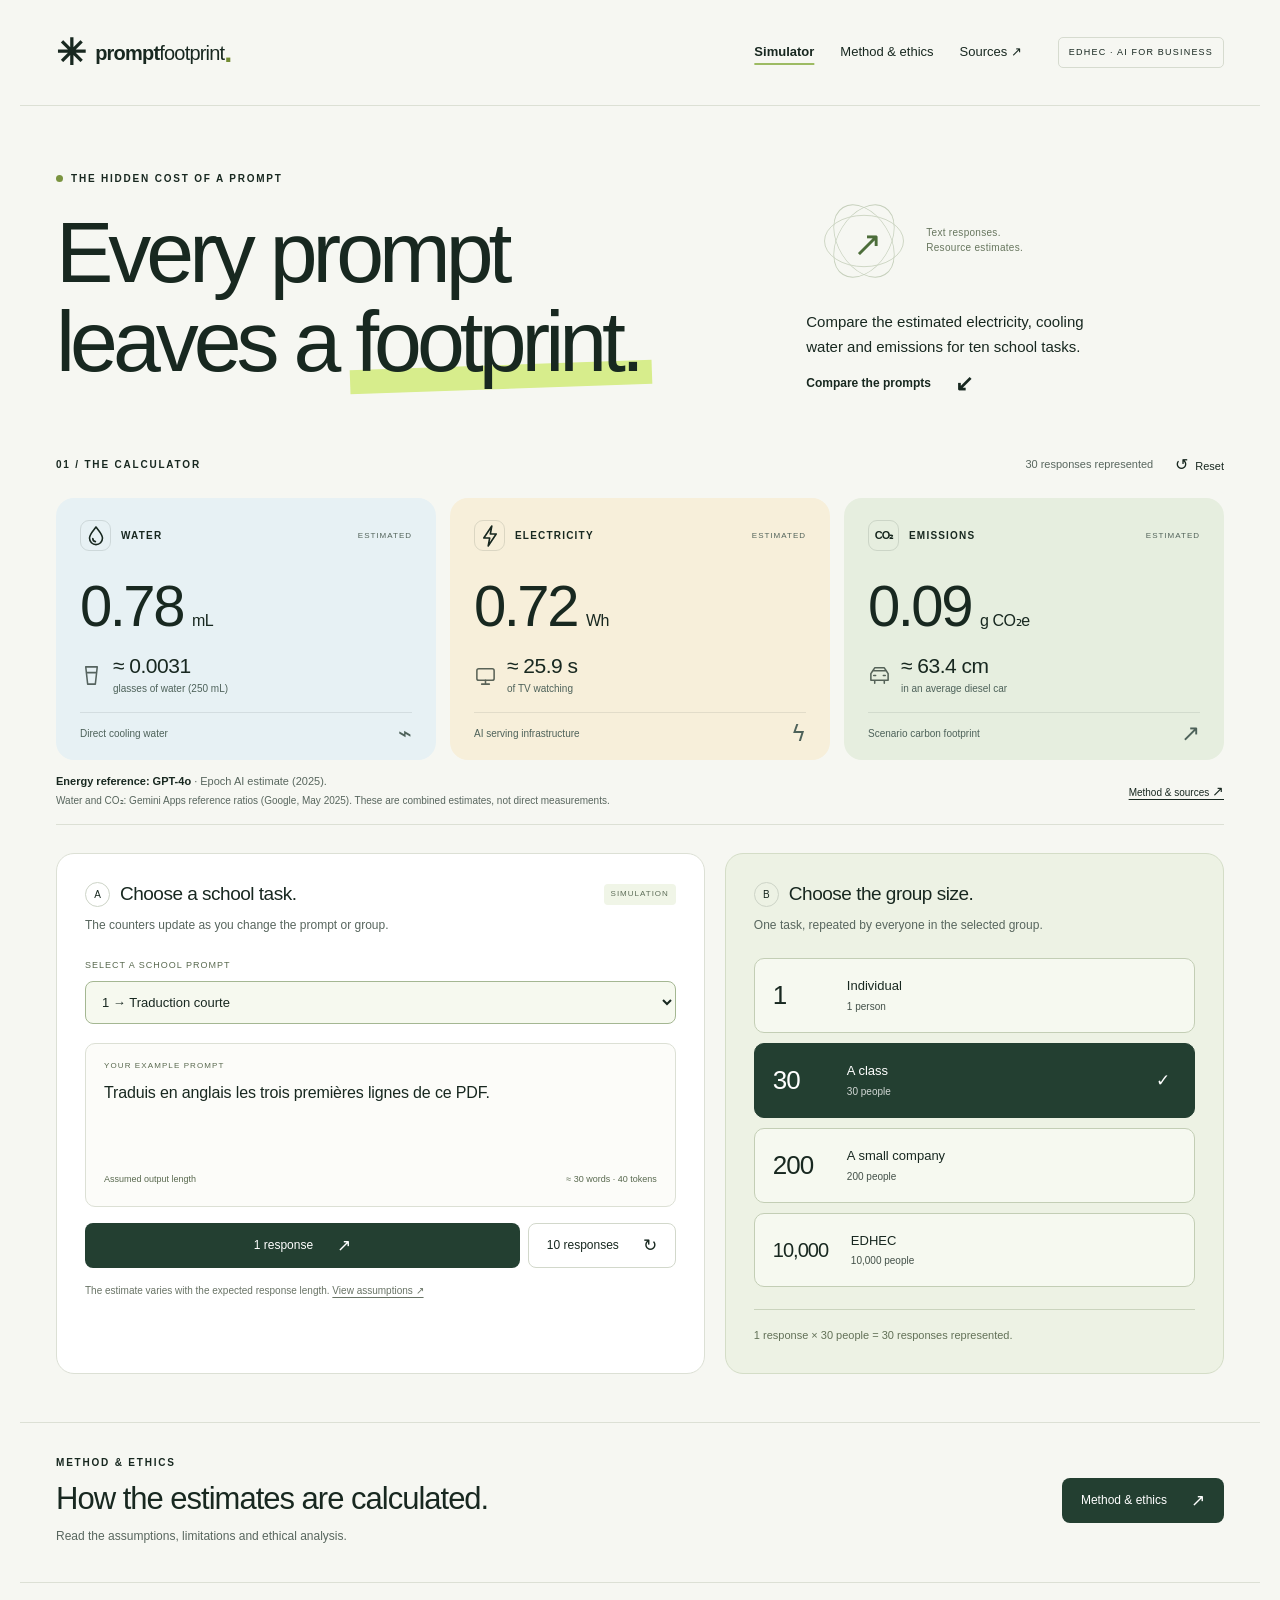
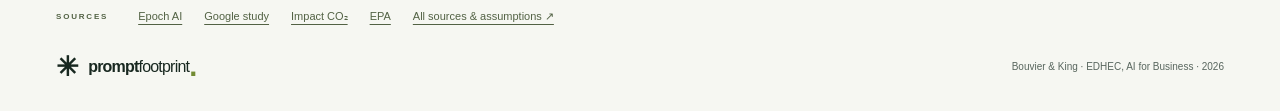
<file: index.html>
<!doctype html>
<html lang="en">
<head>
  <meta charset="utf-8">
  <meta name="viewport" content="width=device-width, initial-scale=1">
  <meta name="theme-color" content="#f6f7f2">
  <meta name="description" content="Explore the estimated water, electricity and carbon footprint of AI prompts. An AI ethics project by Bouvier & King, with sources and assumptions.">
  <title>The Hidden Cost of a Prompt — Bouvier & King</title>
  <link rel="icon" href="favicon.svg" type="image/svg+xml">
  <link rel="stylesheet" href="styles.css?v=5">
  <script src="model.js?v=5" defer></script>
  <script src="app.js?v=5" defer></script>
</head>
<body>
  <a class="skip-link" href="#experiment">Skip to the experiment</a>
  <header class="site-header wrap">
    <a class="wordmark" href="#top" aria-label="Prompt Footprint, back to top"><span class="brand-mark" aria-hidden="true">✳</span> prompt<span class="wordmark-light">footprint</span><span class="brand-dot">.</span></a>
    <nav aria-label="Main navigation"><a class="nav-active" href="index.html" aria-current="page">Simulator</a><a href="method.html">Method & ethics</a><a href="#sources">Sources <span aria-hidden="true">↗</span></a></nav>
    <span class="course-tag">EDHEC · AI FOR BUSINESS</span>
  </header>

  <main id="top">
    <section class="hero wrap" aria-labelledby="hero-title">
      <div class="hero-main"><div class="eyebrow"><span class="status-dot"></span> THE HIDDEN COST OF A PROMPT</div><h1 id="hero-title">Every prompt<br> leaves a <em>footprint.</em></h1></div>
      <div class="hero-aside"><div class="orbit-art" aria-hidden="true"><span class="orbit orbit-one"></span><span class="orbit orbit-two"></span><span class="orbit orbit-three"></span><span class="orbit-core">↗</span><span class="orbit-label">Text responses.<br> Resource estimates.</span></div><p>Compare the estimated electricity, cooling water and emissions for ten school tasks.</p><a class="text-link" href="#experiment">Compare the prompts <span aria-hidden="true">↙</span></a></div>
    </section>

    <section class="experiment wrap" id="experiment" aria-labelledby="experiment-title">
      <div class="section-topline"><div><span class="eyebrow">01 / THE CALCULATOR</span><h2 class="sr-only" id="experiment-title">Your simulated AI footprint</h2></div><div class="session-tools"><span><span id="request-count">30</span> responses represented</span><button class="reset-button" id="reset-session" type="button"><span aria-hidden="true">↺</span> Reset</button></div></div>
      <div class="counter-grid" aria-label="Estimated totals for the selected group">
        <article class="counter water"><div class="counter-heading"><span class="icon-box"><svg viewBox="0 0 24 24" aria-hidden="true"><path d="M12 3C9 7 5.5 10.4 5.5 14.1a6.5 6.5 0 0 0 13 0C18.5 10.4 15 7 12 3Z"/><path d="M8.8 14.5c0 1.7 1.1 2.9 2.6 3.1"/></svg></span><span>WATER</span><span class="estimate-label">ESTIMATED</span></div><div class="counter-number"><span id="water-value">—</span><span id="water-unit" class="unit">mL</span></div><div class="counter-equivalent"><svg id="water-equivalent-icon" viewBox="0 0 24 24" aria-hidden="true"><path d="M6 3h12l-2 18H8L6 3Z"/><path d="M7 9h10"/></svg><div><strong id="water-equivalent">≈ 0.0031</strong><span id="water-equivalent-label">glasses of water (250 mL)</span></div></div><div class="counter-footer"><span>Direct cooling water</span><span class="counter-spark" aria-hidden="true">⌁</span></div></article>
        <article class="counter electricity"><div class="counter-heading"><span class="icon-box"><svg viewBox="0 0 24 24" aria-hidden="true"><path d="m13.8 2-8 12h5.9L10.2 22l8-12h-5.9L13.8 2Z"/></svg></span><span>ELECTRICITY</span><span class="estimate-label">ESTIMATED</span></div><div class="counter-number"><span id="energy-value">—</span><span id="energy-unit" class="unit">Wh</span></div><div class="counter-equivalent"><svg viewBox="0 0 24 24" aria-hidden="true"><rect x="3" y="5" width="18" height="12" rx="2"/><path d="M8 21h8m-4-4v4"/></svg><div><strong id="energy-equivalent">0 s</strong><span>of TV watching</span></div></div><div class="counter-footer"><span>AI serving infrastructure</span><span class="counter-spark" aria-hidden="true">ϟ</span></div></article>
        <article class="counter carbon"><div class="counter-heading"><span class="icon-box co2-icon" aria-hidden="true">CO₂</span><span>EMISSIONS</span><span class="estimate-label">ESTIMATED</span></div><div class="counter-number"><span id="carbon-value">—</span><span id="carbon-unit" class="unit">g CO₂e</span></div><div class="counter-equivalent"><svg viewBox="0 0 24 24" aria-hidden="true"><path d="m5 7 2-3h10l2 3 2 3v7H3v-7l2-3ZM5 7h14M7 17v3m10-3v3M6 12h2m8 0h2"/></svg><div><strong id="carbon-equivalent">0 km</strong><span>in an average diesel car</span></div></div><div class="counter-footer"><span>Scenario carbon footprint</span><span class="counter-spark" aria-hidden="true">↗</span></div></article>
      </div>
      <div class="model-reference" id="reference-model"><p><strong>Energy reference: GPT-4o</strong> · Epoch AI estimate (2025).<span>Water and CO₂: Gemini Apps reference ratios (Google, May 2025). These are combined estimates, not direct measurements.</span></p><a href="method.html#model">Method & sources <span aria-hidden="true">↗</span></a></div>

      <div class="experiment-layout">
        <div class="prompt-lab"><div class="lab-heading"><span class="mini-step">A</span><h3>Choose a school task.</h3><span class="local-pill">SIMULATION</span></div><p class="lab-intro">The counters update as you change the prompt or group.</p>
          <div class="prompt-picker"><label for="prompt-select">SELECT A SCHOOL PROMPT</label><select id="prompt-select" lang="fr">
            <option value="1">1 → Traduction courte</option>
            <option value="2">2 → Exercice de maths</option>
            <option value="3">3 → Explication de cours</option>
            <option value="4">4 → Devoir d’anglais</option>
            <option value="5">5 → Fiche de révision</option>
            <option value="6">6 → Quiz avec correction</option>
            <option value="7">7 → Rédaction complète</option>
            <option value="8">8 → Exposé à préparer</option>
            <option value="9">9 → Dossier de révision</option>
            <option value="10">10 → Dissertation de 50 pages</option>
          </select></div>
          <div class="prompt-display"><div class="prompt-display-top"><span>YOUR EXAMPLE PROMPT</span></div><p id="prompt-text" lang="fr">Traduis en anglais les trois premières lignes de ce PDF.</p><div class="prompt-display-bottom"><span>Assumed output length</span><span id="output-assumption">≈ 30 words · 40 tokens</span></div></div>
          <div class="prompt-actions" role="group" aria-label="Responses per person"><button class="button button-dark" id="simulate-prompt" type="button" aria-pressed="true">1 response <span aria-hidden="true">↗</span></button><button class="button button-outline" id="repeat-prompts" type="button" aria-pressed="false">10 responses <span aria-hidden="true">↻</span></button></div>
          <p class="lab-note" id="prompt-scope-note">The estimate varies with the expected response length. <a href="method.html#assumptions">View assumptions ↗</a></p>
        </div>

        <aside class="scale-panel" aria-labelledby="scale-title"><div class="lab-heading"><span class="mini-step">B</span><h3 id="scale-title">Choose the group size.</h3></div><p class="lab-intro">One task, repeated by everyone in the selected group.</p>
          <div class="group-options" role="group" aria-label="Number of people in the scenario">
            <button class="group-option" type="button" data-people="1" aria-pressed="false"><span class="group-number">1</span><span class="group-label"><strong>Individual</strong><span>1 person</span></span><span class="group-check" aria-hidden="true">✓</span></button>
            <button class="group-option selected" type="button" data-people="30" aria-pressed="true"><span class="group-number">30</span><span class="group-label"><strong>A class</strong><span>30 people</span></span><span class="group-check" aria-hidden="true">✓</span></button>
            <button class="group-option" type="button" data-people="200" aria-pressed="false"><span class="group-number">200</span><span class="group-label"><strong>A small company</strong><span>200 people</span></span><span class="group-check" aria-hidden="true">✓</span></button>
            <button class="group-option" type="button" data-people="10000" aria-pressed="false"><span class="group-number">10,000</span><span class="group-label"><strong>EDHEC</strong><span>10,000 people</span></span><span class="group-check" aria-hidden="true">✓</span></button>
          </div>
          <p class="scale-note" id="scale-summary">Your counters show the estimated total for 30 people.</p>
        </aside>
      </div>
      <noscript><p class="noscript-note">Enable JavaScript to compare the ten prompt scenarios. Read <a href="method.html">the method, ethics and sources</a> for the model and its assumptions.</p></noscript>
    </section>

    <section class="learn-strip wrap" aria-label="Understand these estimates"><div><span class="eyebrow">METHOD & ETHICS</span><h2>How the estimates are calculated.</h2><p>Read the assumptions, limitations and ethical analysis.</p></div><a class="button button-dark" href="method.html">Method & ethics <span aria-hidden="true">↗</span></a></section>
    <footer class="compact-footer wrap" id="sources"><div class="footer-source-links"><span class="eyebrow">SOURCES</span><a href="https://epoch.ai/gradient-updates/how-much-energy-does-chatgpt-use" target="_blank" rel="noopener noreferrer">Epoch AI</a><a href="https://arxiv.org/html/2508.15734v1" target="_blank" rel="noopener noreferrer">Google study</a><a href="https://impactco2.fr/outils/transport/voiturethermique" target="_blank" rel="noopener noreferrer">Impact CO₂</a><a href="https://www.epa.gov/watersense/showerheads" target="_blank" rel="noopener noreferrer">EPA</a><a href="method.html#sources">All sources & assumptions ↗</a></div><div class="compact-footer-bottom"><a class="wordmark" href="#top"><span class="brand-mark" aria-hidden="true">✳</span> prompt<span class="wordmark-light">footprint</span><span class="brand-dot">.</span></a><p>Bouvier & King · EDHEC, AI for Business · 2026</p></div></footer>
  </main>
  <div class="sr-only" id="counter-announcement" role="status" aria-live="polite" aria-atomic="true"></div>
</body>
</html>
</file>
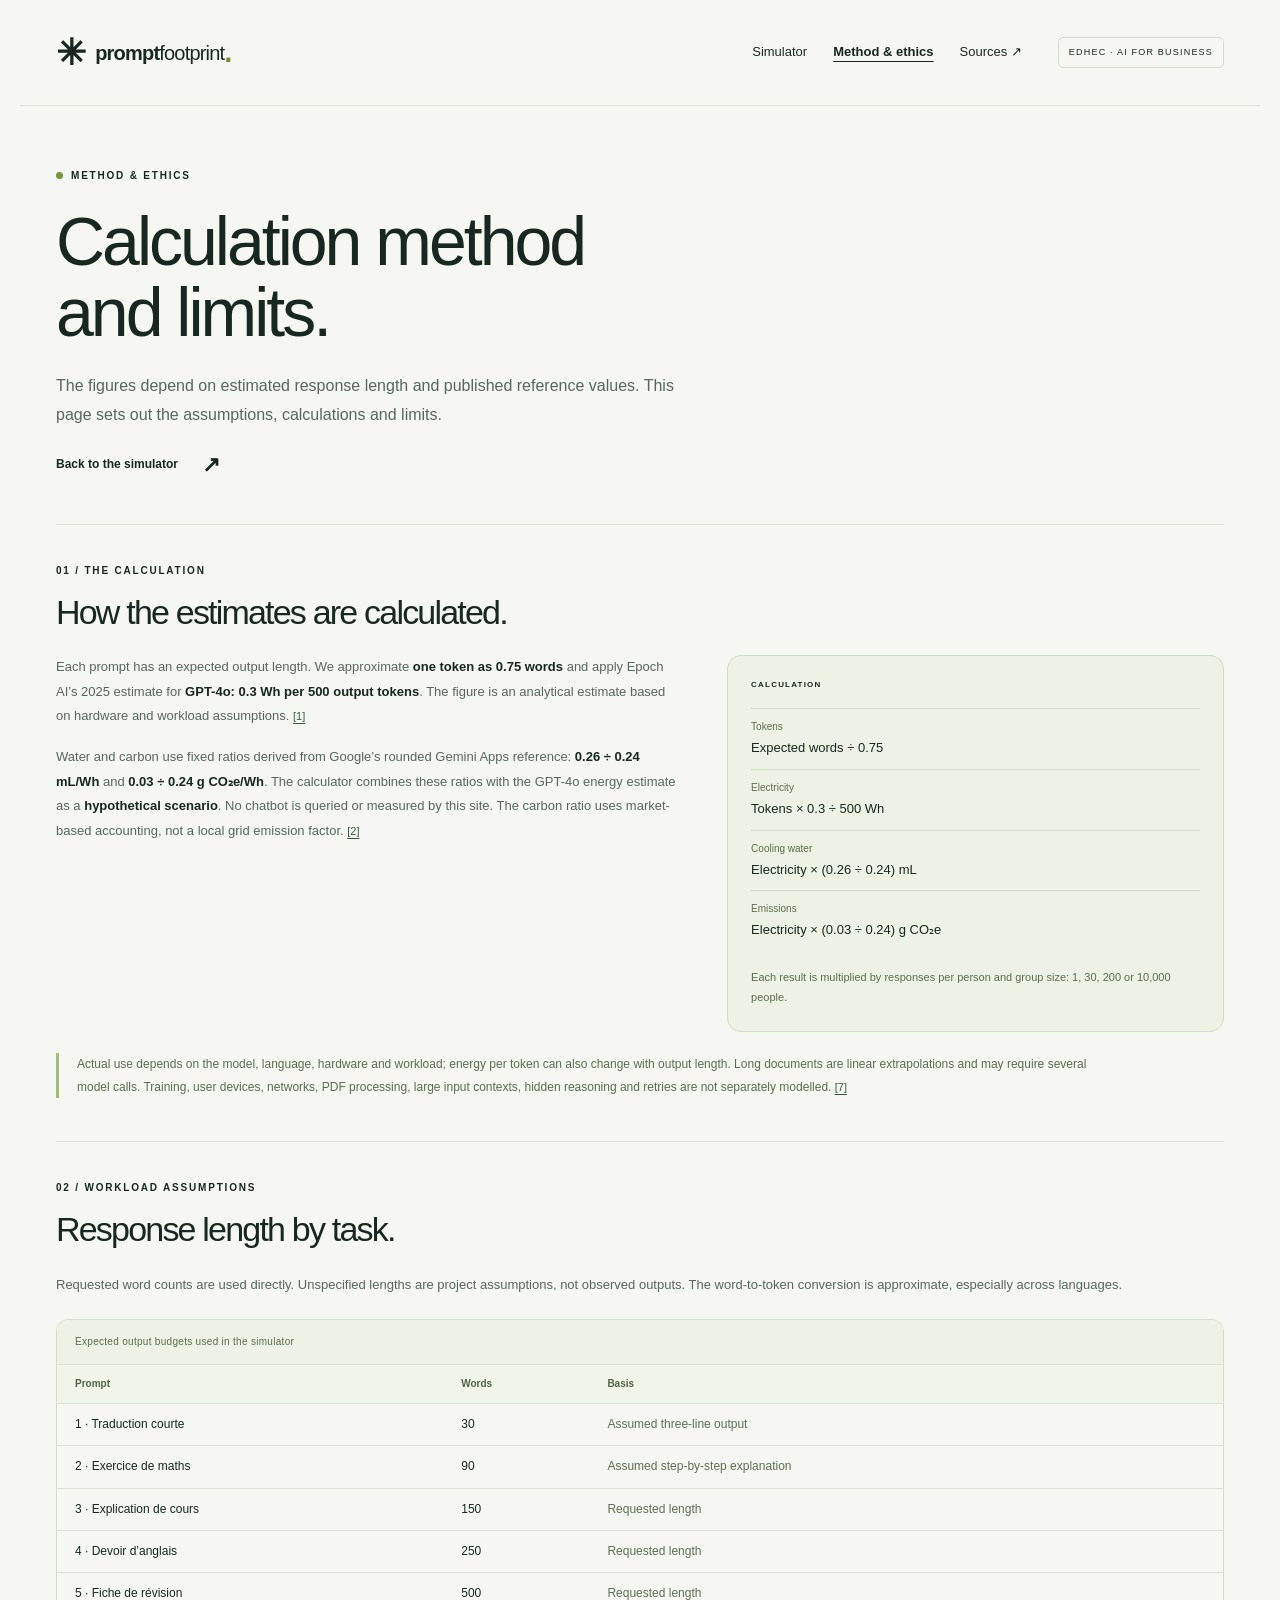
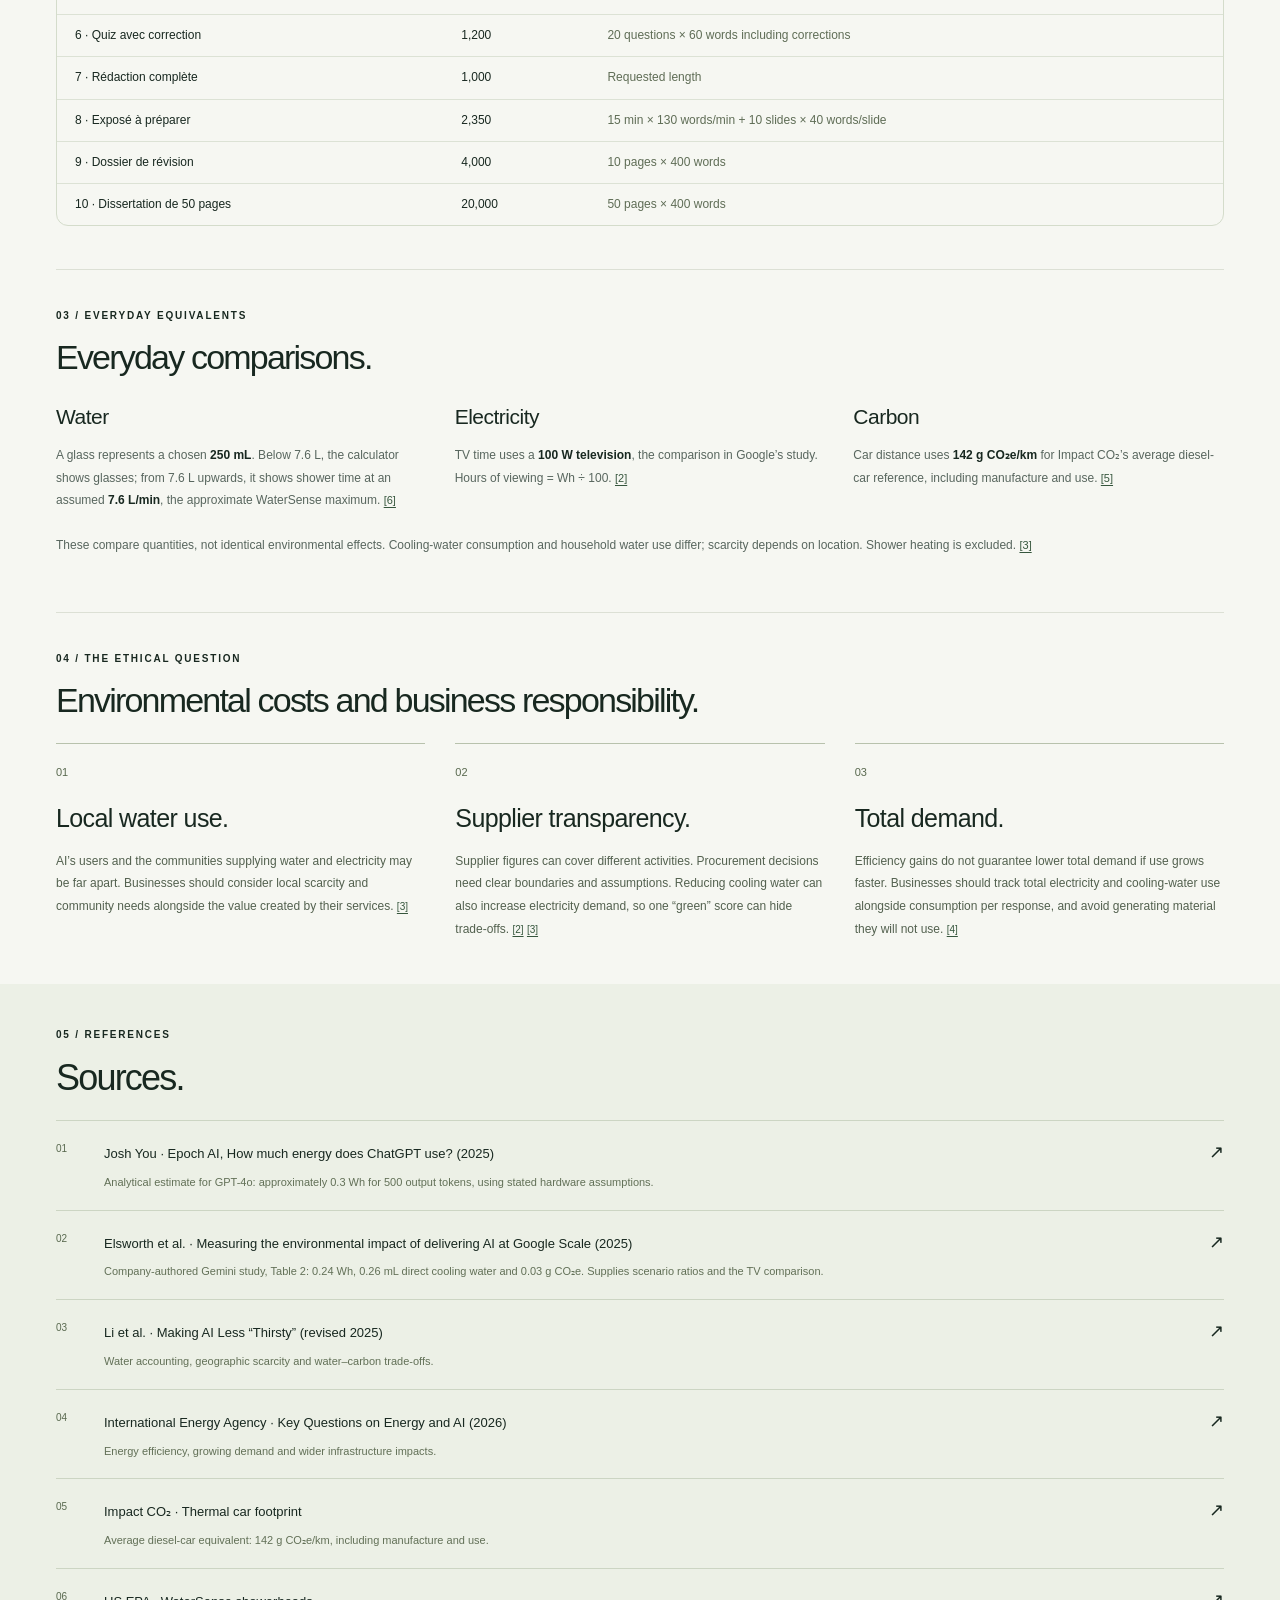
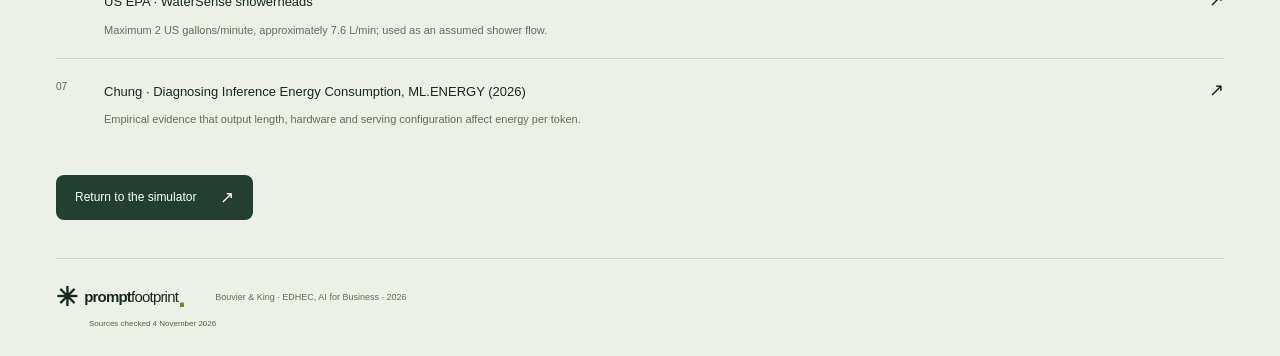
<file: method.html>
<!doctype html>
<html lang="en">
<head>
  <meta charset="utf-8">
  <meta name="viewport" content="width=device-width, initial-scale=1">
  <meta name="theme-color" content="#f6f7f2">
  <meta name="description" content="The calculation method, assumptions, ethical questions and sources behind Prompt Footprint.">
  <title>Method & ethics — Prompt Footprint</title>
  <link rel="icon" href="favicon.svg" type="image/svg+xml">
  <link rel="stylesheet" href="styles.css?v=5">
  <link rel="stylesheet" href="method.css?v=5">
</head>
<body class="method-page">
  <a class="skip-link" href="#model">Skip to the method</a>
  <header class="site-header wrap">
    <a class="wordmark" href="index.html" aria-label="Prompt Footprint, back to simulator"><span class="brand-mark" aria-hidden="true">✳</span> prompt<span class="wordmark-light">footprint</span><span class="brand-dot">.</span></a>
    <nav aria-label="Main navigation"><a href="index.html">Simulator</a><a class="active" href="method.html" aria-current="page">Method & ethics</a><a href="#sources">Sources <span aria-hidden="true">↗</span></a></nav>
    <span class="course-tag">EDHEC · AI FOR BUSINESS</span>
  </header>
  <main>
    <section class="method-hero wrap">
      <span class="eyebrow"><span class="status-dot"></span> METHOD & ETHICS</span>
      <h1>Calculation method<br>and limits.</h1>
      <p class="method-lead">The figures depend on estimated response length and published reference values. This page sets out the assumptions, calculations and limits.</p>
      <a class="text-link" href="index.html">Back to the simulator <span aria-hidden="true">↗</span></a>
    </section>

    <div class="wrap method-stack">
      <section id="model" aria-labelledby="model-title">
        <span class="eyebrow">01 / THE CALCULATION</span>
        <h2 id="model-title">How the estimates are calculated.</h2>
        <div class="method-columns">
          <div class="method-prose">
            <p>Each prompt has an expected output length. We approximate <b>one token as 0.75 words</b> and apply Epoch AI’s 2025 estimate for <b>GPT-4o: 0.3 Wh per 500 output tokens</b>. The figure is an analytical estimate based on hardware and workload assumptions. <a href="#source-1">[1]</a></p>
            <p>Water and carbon use fixed ratios derived from Google’s rounded Gemini Apps reference: <b>0.26 ÷ 0.24 mL/Wh</b> and <b>0.03 ÷ 0.24 g CO₂e/Wh</b>. The calculator combines these ratios with the GPT-4o energy estimate as a <b>hypothetical scenario</b>. No chatbot is queried or measured by this site. The carbon ratio uses market-based accounting, not a local grid emission factor. <a href="#source-2">[2]</a></p>
          </div>
          <div class="formula-card">
            <span class="eyebrow">CALCULATION</span>
            <ol>
              <li><span>Tokens</span><b>Expected words ÷ 0.75</b></li>
              <li><span>Electricity</span><b>Tokens × 0.3 ÷ 500 Wh</b></li>
              <li><span>Cooling water</span><b>Electricity × (0.26 ÷ 0.24) mL</b></li>
              <li><span>Emissions</span><b>Electricity × (0.03 ÷ 0.24) g CO₂e</b></li>
            </ol>
            <p>Each result is multiplied by responses per person and group size: 1, 30, 200 or 10,000 people.</p>
          </div>
        </div>
        <p class="method-limit">Actual use depends on the model, language, hardware and workload; energy per token can also change with output length. Long documents are linear extrapolations and may require several model calls. Training, user devices, networks, PDF processing, large input contexts, hidden reasoning and retries are not separately modelled. <a href="#source-7">[7]</a></p>
      </section>

      <section id="assumptions" aria-labelledby="assumptions-title">
        <span class="eyebrow">02 / WORKLOAD ASSUMPTIONS</span>
        <h2 id="assumptions-title">Response length by task.</h2>
        <p class="method-prose">Requested word counts are used directly. Unspecified lengths are project assumptions, not observed outputs. The word-to-token conversion is approximate, especially across languages.</p>
        <div class="assumption-table-wrap">
          <table class="assumption-table">
            <caption>Expected output budgets used in the simulator</caption>
            <thead><tr><th scope="col">Prompt</th><th scope="col">Words</th><th scope="col">Basis</th></tr></thead>
            <tbody>
              <tr><th scope="row">1 · Traduction courte</th><td>30</td><td>Assumed three-line output</td></tr>
              <tr><th scope="row">2 · Exercice de maths</th><td>90</td><td>Assumed step-by-step explanation</td></tr>
              <tr><th scope="row">3 · Explication de cours</th><td>150</td><td>Requested length</td></tr>
              <tr><th scope="row">4 · Devoir d’anglais</th><td>250</td><td>Requested length</td></tr>
              <tr><th scope="row">5 · Fiche de révision</th><td>500</td><td>Requested length</td></tr>
              <tr><th scope="row">6 · Quiz avec correction</th><td>1,200</td><td>20 questions × 60 words including corrections</td></tr>
              <tr><th scope="row">7 · Rédaction complète</th><td>1,000</td><td>Requested length</td></tr>
              <tr><th scope="row">8 · Exposé à préparer</th><td>2,350</td><td>15 min × 130 words/min + 10 slides × 40 words/slide</td></tr>
              <tr><th scope="row">9 · Dossier de révision</th><td>4,000</td><td>10 pages × 400 words</td></tr>
              <tr><th scope="row">10 · Dissertation de 50 pages</th><td>20,000</td><td>50 pages × 400 words</td></tr>
            </tbody>
          </table>
        </div>
      </section>

      <section id="equivalents" aria-labelledby="equivalents-title">
        <span class="eyebrow">03 / EVERYDAY EQUIVALENTS</span>
        <h2 id="equivalents-title">Everyday comparisons.</h2>
        <div class="equivalent-notes">
          <article><h3>Water</h3><p>A glass represents a chosen <b>250 mL</b>. Below 7.6 L, the calculator shows glasses; from 7.6 L upwards, it shows shower time at an assumed <b>7.6 L/min</b>, the approximate WaterSense maximum. <a href="#source-6">[6]</a></p></article>
          <article><h3>Electricity</h3><p>TV time uses a <b>100 W television</b>, the comparison in Google’s study. Hours of viewing = Wh ÷ 100. <a href="#source-2">[2]</a></p></article>
          <article><h3>Carbon</h3><p>Car distance uses <b>142 g CO₂e/km</b> for Impact CO₂’s average diesel-car reference, including manufacture and use. <a href="#source-5">[5]</a></p></article>
        </div>
        <p class="method-prose comparison-note">These compare quantities, not identical environmental effects. Cooling-water consumption and household water use differ; scarcity depends on location. Shower heating is excluded. <a href="#source-3">[3]</a></p>
      </section>

      <section id="ethics" aria-labelledby="ethics-title">
        <span class="eyebrow">04 / THE ETHICAL QUESTION</span>
        <h2 id="ethics-title">Environmental costs and business responsibility.</h2>
        <div class="ethics-grid">
          <article><span class="ethics-number">01</span><h3>Local water use.</h3><p>AI’s users and the communities supplying water and electricity may be far apart. Businesses should consider local scarcity and community needs alongside the value created by their services. <a href="#source-3">[3]</a></p></article>
          <article><span class="ethics-number">02</span><h3>Supplier transparency.</h3><p>Supplier figures can cover different activities. Procurement decisions need clear boundaries and assumptions. Reducing cooling water can also increase electricity demand, so one “green” score can hide trade-offs. <a href="#source-2">[2]</a> <a href="#source-3">[3]</a></p></article>
          <article><span class="ethics-number">03</span><h3>Total demand.</h3><p>Efficiency gains do not guarantee lower total demand if use grows faster. Businesses should track total electricity and cooling-water use alongside consumption per response, and avoid generating material they will not use. <a href="#source-4">[4]</a></p></article>
        </div>
      </section>
    </div>

    <section class="sources-section method-sources" id="sources" aria-labelledby="sources-title">
      <div class="wrap">
        <span class="eyebrow">05 / REFERENCES</span>
        <h2 id="sources-title">Sources.</h2>
        <ol class="source-list">
          <li id="source-1"><span class="source-index">01</span><div><a href="https://epoch.ai/gradient-updates/how-much-energy-does-chatgpt-use" target="_blank" rel="noopener noreferrer">Josh You · Epoch AI, How much energy does ChatGPT use? (2025) <span aria-hidden="true">↗</span></a><p>Analytical estimate for GPT-4o: approximately 0.3 Wh for 500 output tokens, using stated hardware assumptions.</p></div></li>
          <li id="source-2"><span class="source-index">02</span><div><a href="https://arxiv.org/html/2508.15734v1" target="_blank" rel="noopener noreferrer">Elsworth et al. · Measuring the environmental impact of delivering AI at Google Scale (2025) <span aria-hidden="true">↗</span></a><p>Company-authored Gemini study, Table 2: 0.24 Wh, 0.26 mL direct cooling water and 0.03 g CO₂e. Supplies scenario ratios and the TV comparison.</p></div></li>
          <li id="source-3"><span class="source-index">03</span><div><a href="https://arxiv.org/html/2304.03271v5" target="_blank" rel="noopener noreferrer">Li et al. · Making AI Less “Thirsty” (revised 2025) <span aria-hidden="true">↗</span></a><p>Water accounting, geographic scarcity and water–carbon trade-offs.</p></div></li>
          <li id="source-4"><span class="source-index">04</span><div><a href="https://www.iea.org/reports/key-questions-on-energy-and-ai/executive-summary" target="_blank" rel="noopener noreferrer">International Energy Agency · Key Questions on Energy and AI (2026) <span aria-hidden="true">↗</span></a><p>Energy efficiency, growing demand and wider infrastructure impacts.</p></div></li>
          <li id="source-5"><span class="source-index">05</span><div><a href="https://impactco2.fr/outils/transport/voiturethermique" target="_blank" rel="noopener noreferrer">Impact CO₂ · Thermal car footprint <span aria-hidden="true">↗</span></a><p>Average diesel-car equivalent: 142 g CO₂e/km, including manufacture and use.</p></div></li>
          <li id="source-6"><span class="source-index">06</span><div><a href="https://www.epa.gov/watersense/showerheads" target="_blank" rel="noopener noreferrer">US EPA · WaterSense showerheads <span aria-hidden="true">↗</span></a><p>Maximum 2 US gallons/minute, approximately 7.6 L/min; used as an assumed shower flow.</p></div></li>
          <li id="source-7"><span class="source-index">07</span><div><a href="https://ml.energy/blog/measurement/energy/diagnosing-inference-energy-consumption-with-the-mlenergy-leaderboard-v30/" target="_blank" rel="noopener noreferrer">Chung · Diagnosing Inference Energy Consumption, ML.ENERGY (2026) <span aria-hidden="true">↗</span></a><p>Empirical evidence that output length, hardware and serving configuration affect energy per token.</p></div></li>
        </ol>
        <div class="method-back"><a class="button button-dark" href="index.html">Return to the simulator <span aria-hidden="true">↗</span></a></div>
        <footer class="site-footer"><a class="wordmark" href="index.html"><span class="brand-mark" aria-hidden="true">✳</span> prompt<span class="wordmark-light">footprint</span><span class="brand-dot">.</span></a><p>Bouvier & King · EDHEC, AI for Business · 2026</p><span class="footer-date">Sources checked 4 November 2026</span></footer>
      </div>
    </section>
  </main>
</body>
</html>
</file>
<file: styles.css>
@charset "UTF-8";
:root{--paper:#f6f7f2;--ink:#182820;--muted:#58665e;--green:#d7ed8c;--forest:#233f31;--line:#dce0d5;--water:#e7f1f4;--energy:#f7efda;--carbon:#e6eedf;--radius:18px;--sans:Arial,Helvetica,sans-serif}
*{box-sizing:border-box}html{scroll-behavior:smooth;scroll-padding-top:28px}body{margin:0;background:var(--paper);color:var(--ink);font-family:var(--sans);font-size:15px;line-height:1.6;-webkit-font-smoothing:antialiased}button,input,select{font:inherit}button,a,input,select{-webkit-tap-highlight-color:transparent}button,a{touch-action:manipulation}a{color:inherit}button{cursor:pointer}button:focus-visible,a:focus-visible,input:focus-visible,select:focus-visible,summary:focus-visible{outline:3px solid #43694f;outline-offset:5px}button:disabled{cursor:default}svg{width:24px;height:24px;fill:none;stroke:currentColor;stroke-width:1.6;stroke-linecap:round;stroke-linejoin:round}.wrap{max-width:1240px;margin:0 auto;padding-left:36px;padding-right:36px}.site-header{height:106px;display:flex;align-items:center;gap:36px;border-bottom:1px solid var(--line)}.wordmark{display:inline-flex;align-items:center;white-space:nowrap;text-decoration:none;font-weight:700;font-size:20px;letter-spacing:-.8px;line-height:1.2}.brand-mark{font-size:36px;margin-right:10px;line-height:1}.wordmark-light{font-weight:400}.brand-dot{color:#728b33;font-size:29px;line-height:.8}.site-header nav{display:flex;gap:26px;margin-left:auto;font-size:13px}.site-header nav a{text-decoration:none}.site-header nav a:hover{text-decoration:underline;text-underline-offset:5px}.course-tag{font-size:9px;letter-spacing:1.2px;border:1px solid #d6dbcf;padding:7px 10px;border-radius:5px;white-space:nowrap}.hero{display:grid;grid-template-columns:1.7fr 1fr;gap:40px;padding-top:65px;padding-bottom:52px}.eyebrow{font-size:10px;font-weight:700;letter-spacing:1.8px;display:flex;align-items:center;gap:8px;line-height:1.5}.status-dot{height:7px;width:7px;display:inline-block;border-radius:50%;background:#7a9440}.hero h1{font-size:clamp(56px,6.8vw,86px);line-height:1.04;letter-spacing:-5px;font-weight:500;margin:22px 0 8px}.hero h1 em{font-style:normal;position:relative;isolation:isolate;white-space:nowrap}.hero h1 em:after{content:"";position:absolute;bottom:0;left:-5px;right:-12px;transform:rotate(-2deg);height:25%;background:var(--green);z-index:-1}.hero-aside{padding-top:0;display:flex;flex-direction:column;align-items:flex-start;justify-content:flex-end}.hero-aside>p{font-size:15px;line-height:1.7;max-width:315px;margin:13px 0}.text-link{display:inline-flex;gap:24px;align-items:center;text-decoration:none;font-size:12px;font-weight:700}.text-link:hover{gap:30px}.text-link span{font-size:22px;line-height:1}.orbit-art{position:relative;width:280px;height:105px;align-self:flex-start}.orbit{position:absolute;border:1px solid #c6d0bc;border-radius:50%;width:80px;height:80px;left:18px;top:10px;transform:rotate(-32deg) scaleX(.65)}.orbit-two{transform:rotate(32deg) scaleX(.65)}.orbit-three{transform:rotate(90deg) scaleX(.65)}.orbit-core{position:absolute;left:47px;top:25px;font-size:35px;color:#4c6d3a}.orbit-label{position:absolute;left:120px;top:34px;font-size:10px;line-height:1.5;letter-spacing:.3px;color:#67765e}.section-topline{display:flex;align-items:center;justify-content:space-between;margin-bottom:16px}.session-tools{display:flex;gap:22px;align-items:center;font-size:11px;color:var(--muted)}.reset-button{border:0;background:none;font-size:11px;padding:5px 0;color:var(--ink)}.reset-button span{font-size:16px;margin-right:4px}.counter-grid{display:grid;grid-template-columns:repeat(3,1fr);gap:14px;position:sticky;top:12px;z-index:5}.counter-grid:before{content:"";position:absolute;inset:-8px;background:var(--paper);border-radius:20px;z-index:-1}.counter{padding:22px 24px 15px;border-radius:var(--radius);position:relative;overflow:hidden}.water{background:var(--water)}.electricity{background:var(--energy)}.carbon{background:var(--carbon)}.counter-heading{display:flex;align-items:center;gap:10px;font-size:10px;letter-spacing:1.2px;font-weight:700}.icon-box{display:flex;align-items:center;justify-content:center;height:31px;width:31px;border:1px solid #18282020;border-radius:9px}.co2-icon{font-size:11px;letter-spacing:-1px}.estimate-label{margin-left:auto;font-size:8px;letter-spacing:1px;font-weight:400;color:#52635a}.counter-number{display:flex;align-items:baseline;gap:9px;font-size:58px;line-height:1.2;font-weight:400;letter-spacing:-2.5px;font-variant-numeric:tabular-nums;margin:20px 0 11px;white-space:nowrap}.unit{font-size:16px;letter-spacing:-.4px;font-weight:400}.counter-footer{display:flex;justify-content:space-between;border-top:1px solid #18282018;padding-top:9px;font-size:10px;color:#4e625a;align-items:center}.counter-spark{font-size:23px;line-height:1}.benchmark-caption{font-size:10px;color:var(--muted);display:flex;flex-wrap:wrap;gap:4px;margin:11px 0 30px}.benchmark-caption b{font-weight:400;color:var(--ink)}.benchmark-caption a{margin-left:auto;text-underline-offset:3px}.experiment-layout{display:grid;grid-template-columns:1.3fr 1fr;gap:20px}.prompt-lab{background:#fff;border:1px solid var(--line);border-radius:var(--radius);padding:28px}.lab-heading{display:flex;align-items:center;gap:10px}.lab-heading h3{font-size:19px;letter-spacing:-.5px;font-weight:500;line-height:1.3;margin:0}.mini-step{font-size:10px;border:1px solid #cdd4c7;width:25px;height:25px;display:flex;align-items:center;justify-content:center;border-radius:50%;flex-shrink:0}.local-pill{font-size:8px;letter-spacing:1px;margin-left:auto;color:#5d6d58;background:#f0f5e7;border-radius:4px;padding:4px 7px}.lab-intro{font-size:12px;color:var(--muted);margin:9px 0 20px}.prompt-options{display:grid;grid-template-columns:1fr 1fr;gap:8px}.prompt-option{display:flex;align-items:center;gap:8px;border:1px solid var(--line);background:transparent;text-align:left;color:#526157;border-radius:8px;padding:10px 12px;font-size:11px;transition:background .15s,border-color .15s}.prompt-option span{font-size:15px;width:18px;text-align:center}.prompt-option:hover{background:#f2f5ee}.prompt-option.selected{color:var(--ink);background:#eef4e4;border-color:#8b9e6a}.prompt-display{border:1px solid var(--line);border-radius:10px;margin:19px 0 16px;padding:16px 18px;background:#fcfcf9;min-height:148px}.prompt-display-top{display:flex;justify-content:space-between;align-items:center;font-size:8px;letter-spacing:1.1px;color:#59694f}.prompt-display-top>span[aria-hidden]{font-size:17px}.prompt-display>p{font-size:16px;letter-spacing:-.15px;line-height:1.55;margin:9px 0 17px;min-height:50px}.prompt-display-bottom{display:flex;justify-content:space-between;color:#59694f;font-size:9px}.prompt-actions{display:flex;gap:8px}.button{display:inline-flex;gap:24px;align-items:center;justify-content:center;padding:12px 18px;border-radius:8px;border:1px solid transparent;text-decoration:none;font-size:12px;line-height:1.6;font-weight:500;transition:background .15s,transform .15s}.button:active{transform:translateY(1px)}.button>span{font-size:17px;line-height:1}.button-dark{background:var(--forest);color:#fff}.button-dark:hover{background:#365640}.button-outline{border-color:#d2d8cb;background:#fff;color:var(--ink)}.button-outline:hover{background:#f0f4e8}#simulate-prompt{flex:1}.lab-note{font-size:10px;line-height:1.65;color:#687365;margin:15px 0 0}.activity-message{font-size:10px;color:#52663f;margin:9px 0 0;min-height:17px}.scale-panel{border:1px solid #d4ddc7;background:#edf2e4;border-radius:var(--radius);padding:28px}.scale-presets{display:flex;gap:4px;padding:4px;border:1px solid #cbd5bd;background:#e3ebd9;border-radius:8px;margin-bottom:23px}.scale-presets button{flex:1;border:0;background:none;border-radius:5px;color:#4b5d44;padding:7px 5px;font-size:11px}.scale-presets button.selected{background:#fff;color:var(--ink);box-shadow:0 1px 3px #0000000a}.range-heading{display:flex;justify-content:space-between;font-size:12px}.range-heading output{font-weight:700;font-variant-numeric:tabular-nums}input[type="range"]{width:100%;margin:12px 0 23px;accent-color:#3e5e37;cursor:pointer;height:6px}.scale-controls{display:grid;grid-template-columns:1.2fr 1fr;gap:12px}.scale-controls label{display:block;font-size:9px;color:#53624c;margin-bottom:6px}.scale-controls input,.scale-controls select{width:100%;background:#f9fbf5;border:1px solid #c8d3bc;border-radius:7px;color:var(--ink);font-size:12px;padding:9px 10px;height:39px}.scenario-title{font-size:10px;border-top:1px solid #cad4bd;padding-top:20px;margin-top:24px}.scenario-title>span{font-size:13px;font-weight:700}.scenario-totals{margin:14px 0}.scenario-totals>div{display:flex;align-items:center;justify-content:space-between;margin-bottom:9px;gap:10px}.scenario-totals dt{display:flex;align-items:center;gap:8px;font-size:12px}.scenario-totals dd{font-size:17px;letter-spacing:-.3px;font-variant-numeric:tabular-nums;margin:0;text-align:right}.metric-dot{height:6px;width:6px;border-radius:50%;display:inline-block}.water-dot{background:#5d8f9d}.energy-dot{background:#bd963a}.carbon-dot{background:#68814b}.scale-note{font-size:10px;color:#627157;line-height:1.6;margin:19px 0 0}.perspective-section{background:var(--forest);color:#f6f7f2;margin-top:72px;padding:62px 0}.perspective-layout{display:grid;grid-template-columns:1.2fr 1fr;gap:90px;align-items:center}.perspective-section .eyebrow{color:#c7d8b1}h2{font-size:43px;font-weight:400;line-height:1.12;letter-spacing:-1.8px;margin:19px 0 22px}.perspective-layout>div:first-child>p{font-size:13px;line-height:1.8;max-width:450px;color:#d2dccf}.perspective-layout .text-link{color:#d7ed8c;margin-top:13px}.context-chart{background:#ffffff08;border:1px solid #ffffff24;border-radius:14px;padding:25px}.chart-title{font-size:9px;letter-spacing:1.3px;color:#c7d8b1;margin-bottom:25px}.chart-row+.chart-row{margin-top:22px}.chart-label{display:flex;justify-content:space-between;align-items:baseline;font-size:11px}.chart-label strong{font-size:28px;font-weight:400;letter-spacing:-1px}.chart-label small{font-size:12px;letter-spacing:0}.chart-track{height:17px;background:#ffffff0a;border-radius:3px;margin:8px 0 3px;overflow:hidden}.chart-track>span{background:#b5ca95;height:100%;display:block;border-radius:3px}.projected .chart-track>span{background:repeating-linear-gradient(-45deg,#c9e28d,#c9e28d 4px,#afc77a 4px,#afc77a 5px)}.chart-caption{font-size:9px;color:#bbcbb3}.context-chart>p{font-size:10px;color:#c4d1be;line-height:1.7;margin:19px 0 0}.context-chart b{color:#fff;font-weight:400}.ethics-section{padding-top:76px;padding-bottom:64px}.section-heading{display:grid;grid-template-columns:1.2fr 1fr;gap:90px;align-items:end}.section-heading>p{font-size:13px;color:var(--muted);max-width:420px;line-height:1.8;margin:0 0 23px}.ethics-grid{display:grid;grid-template-columns:repeat(3,1fr);gap:30px;margin-top:27px}.ethics-grid article{padding:23px 0 0;border-top:1px solid #b8c2ad;display:flex;flex-direction:column}.ethics-number{font-size:11px;color:#59694f;margin-bottom:21px}.ethics-grid h3{font-size:25px;line-height:1.2;letter-spacing:-.6px;font-weight:400;margin:0 0 17px}.ethics-grid article>p{font-size:12px;line-height:1.9;color:#53614f;margin:0 0 24px;flex:1}.ethics-grid a{font-size:10px;text-decoration:none;color:#36563d}.ethical-action{border-top:1px solid var(--line);padding-top:17px}.ethical-action>span{font-size:8px;font-weight:700;letter-spacing:1px;color:#526244}.ethical-action>p{font-size:12px;line-height:1.7;margin:7px 0 0}.takeaway{display:flex;gap:24px;align-items:center;background:#eaf0e1;padding:25px 28px;border-radius:12px;margin-top:40px}.takeaway-symbol{font-size:42px;font-weight:400;color:#708651;line-height:1}.takeaway .eyebrow{font-size:8px;letter-spacing:1.2px}.takeaway p{font-size:12px;color:#53634b;line-height:1.8;margin:7px 0 0;max-width:900px}.discussion{position:relative;margin-top:52px;border-top:1px solid var(--line);padding:28px 70px 0 0}.discussion .eyebrow{font-size:8px;color:#667659}.discussion>p{font-size:25px;letter-spacing:-.5px;line-height:1.45;max-width:850px;margin:12px 0 0}.discussion-end{position:absolute;right:10px;bottom:0;font-size:70px;color:#b5c695;line-height:1}.method-section{display:grid;grid-template-columns:1fr 1.35fr;gap:80px;padding-top:50px;padding-bottom:72px;border-top:1px solid var(--line)}.method-intro h2{font-size:35px}.method-intro p{font-size:12px;color:var(--muted);max-width:310px;line-height:1.9}.method-details{padding-top:12px}.method-details details{border-top:1px solid #cfd7c6}.method-details details:last-child{border-bottom:1px solid #cfd7c6}.method-details summary{list-style:none;font-size:12px;cursor:pointer;padding:18px 0;display:flex;align-items:center;justify-content:space-between;gap:15px}.method-details summary::-webkit-details-marker{display:none}.method-details summary>span{font-size:20px;color:#708362;transition:transform .15s}.method-details details[open] summary>span{transform:rotate(45deg)}.details-body{font-size:11px;line-height:1.9;color:#5f6c57;padding:0 24px 16px 0}.details-body p{margin:0 0 10px}.details-body p:last-child{margin-bottom:0}.details-body ul{padding-left:17px;margin-top:0}.details-body li{margin-bottom:8px}.details-body a{text-underline-offset:3px}.details-body b{font-weight:700;color:#3b5036}.sources-section{background:#ecf0e6;padding-top:62px}.sources-section h2{font-size:36px}.source-list{padding:0;list-style:none;margin:28px 0 0}.source-list li{display:flex;gap:25px;border-top:1px solid #ccd5c3;padding:22px 0;scroll-margin-top:25px}.source-index{font-size:10px;padding-top:3px;color:#59694f;min-width:23px}.source-list li>div{flex:1}.source-type{font-size:8px;font-weight:700;letter-spacing:1.1px;color:#526244;display:block;margin-bottom:7px}.source-list a{font-size:13px;line-height:1.6;text-decoration:none;display:flex;align-items:baseline;gap:24px;justify-content:space-between;font-weight:500}.source-list a:hover{text-decoration:underline;text-underline-offset:4px}.source-list a>span{font-size:18px}.source-list p{font-size:10px;line-height:1.8;color:#627057;margin:6px 40px 0 0;max-width:850px}.disclosure-card{margin:24px 0 48px;background:var(--paper);border:1px solid #d6ddce;border-radius:14px;padding:28px;display:flex;justify-content:space-between;align-items:center;gap:35px}.disclosure-card .eyebrow{font-size:8px;color:#627057}.disclosure-card h3{font-size:23px;line-height:1.25;font-weight:400;letter-spacing:-.5px;margin:12px 0}.disclosure-card p{font-size:11px;line-height:1.8;color:#627057;max-width:500px;margin:0}.disclosure-card .button{white-space:nowrap;font-size:11px}.site-footer{border-top:1px solid #ccd5c3;padding:25px 0;display:flex;flex-wrap:wrap;align-items:center;column-gap:30px;row-gap:8px}.site-footer .wordmark{font-size:15px}.site-footer .brand-mark{font-size:26px;margin-right:7px}.site-footer p,.site-footer>a:not(.wordmark){font-size:9px;color:#617056;margin:0}.site-footer>a:not(.wordmark){margin-left:auto;text-decoration:none}.footer-date{width:100%;font-size:8px;color:#526244;padding-left:33px}.counter.flash{animation:counterFlash .45s ease-out}.noscript-note{padding:20px;border:1px solid #bac9a8;font-size:13px}.sr-only{position:absolute;width:1px;height:1px;padding:0;margin:-1px;overflow:hidden;clip:rect(0,0,0,0);white-space:nowrap;border:0}.skip-link{position:absolute;top:-100px;left:15px;z-index:10;background:var(--forest);color:#fff;padding:10px}.skip-link:focus{top:15px}@keyframes counterFlash{0%{box-shadow:inset 0 0 0 2px #73944b}100%{box-shadow:inset 0 0 0 2px transparent}}
@media(min-width:1400px){.hero{padding-top:74px;padding-bottom:63px}}
@media(max-width:1050px){.course-tag{display:none}.hero h1{font-size:72px}.hero{grid-template-columns:1.6fr 1fr}.counter{padding:20px}.counter-number{font-size:50px}.counter-heading{gap:7px;font-size:9px}.estimate-label{font-size:7px;letter-spacing:.5px}.experiment-layout{grid-template-columns:1.2fr 1fr;gap:16px}.prompt-lab,.scale-panel{padding:23px}.prompt-option{font-size:10px;padding:10px}.perspective-layout,.section-heading{gap:55px}.method-section{gap:45px}.site-footer{column-gap:20px}.disclosure-card .button{gap:15px;padding:12px}}
@media(max-width:800px){.wrap{padding-left:24px;padding-right:24px}.site-header{height:83px;gap:20px}.site-header nav{gap:18px;font-size:11px}.wordmark{font-size:18px}.brand-mark{font-size:30px}.hero{padding-top:44px;padding-bottom:37px;gap:20px;grid-template-columns:1.45fr 1fr}.hero h1{font-size:58px;letter-spacing:-3.5px}.hero-aside>p{font-size:12px}.hero-aside .text-link{font-size:10px;gap:15px}.orbit-art{transform:scale(.85);transform-origin:left bottom;height:85px;width:230px}.eyebrow{font-size:8px;letter-spacing:1.3px}.counter{padding:16px}.counter-number{font-size:43px;margin:16px 0 11px}.unit{font-size:12px}.counter-heading{font-size:8px;gap:6px;letter-spacing:.7px}.icon-box{width:27px;height:27px}.icon-box svg{width:20px;height:20px}.estimate-label{display:none}.counter-footer{font-size:9px;line-height:1.4;min-height:30px}.counter-spark{font-size:18px}.benchmark-caption{font-size:9px}.benchmark-caption a{margin-left:0;width:100%;margin-top:2px}.experiment-layout{grid-template-columns:1fr 1fr;gap:14px}.prompt-lab,.scale-panel{padding:20px}.lab-heading h3{font-size:16px}.local-pill{display:none}.lab-intro{font-size:11px}.prompt-options{grid-template-columns:1fr 1fr;gap:5px}.prompt-option{font-size:9px;gap:3px;padding:8px 5px}.prompt-option span{font-size:12px;width:15px;flex-shrink:0}.prompt-display{padding:13px;min-height:160px}.prompt-display>p{font-size:14px}.prompt-display-bottom{font-size:8px;gap:10px}.prompt-actions{flex-wrap:wrap}.button{font-size:11px;padding:10px 13px}.prompt-actions .button-outline{width:100%;justify-content:center}.scale-controls{grid-template-columns:1fr;gap:9px}.scale-note{font-size:9px}.scenario-title{margin-top:20px;padding-top:17px}.scenario-totals dd{font-size:15px}.scenario-totals dt{font-size:11px}.perspective-section{margin-top:48px;padding:42px 0}.perspective-layout{gap:35px;grid-template-columns:1fr 1fr}.perspective-layout h2{font-size:34px}.perspective-layout>div:first-child>p{font-size:11px}.context-chart{padding:20px}.chart-title{font-size:8px;letter-spacing:.8px}.ethics-section{padding-top:50px;padding-bottom:45px}.section-heading{gap:40px;grid-template-columns:1fr 1fr}.section-heading h2{font-size:35px}.section-heading>p{font-size:11px}.ethics-grid{gap:20px;margin-top:15px}.ethics-grid h3{font-size:21px}.ethics-grid article>p{font-size:11px}.ethical-action>span{font-size:7px}.ethical-action>p{font-size:11px}.takeaway{padding:22px;gap:20px}.discussion>p{font-size:23px}.method-section{gap:35px;padding-top:40px;padding-bottom:45px;grid-template-columns:1fr 1.25fr}.method-intro h2{font-size:29px}.method-details summary{font-size:11px}.details-body{font-size:10px;padding-right:10px}.sources-section{padding-top:42px}.sources-section h2{font-size:30px}.disclosure-card{padding:23px;gap:20px}.disclosure-card h3{font-size:20px}.disclosure-card p{font-size:10px}.site-footer p{font-size:8px}.site-footer{column-gap:20px}}
@media(max-width:600px){html{scroll-padding-top:15px}.wrap{padding-left:20px;padding-right:20px}.site-header{height:76px}.site-header nav{gap:16px}.site-header nav a:first-child{display:none}.site-header nav a:nth-child(2){display:none}.wordmark{font-size:18px}.hero{grid-template-columns:1fr;padding-top:35px;padding-bottom:33px;gap:20px}.hero h1{font-size:clamp(47px,11.8vw,70px);letter-spacing:-3.3px;margin-top:19px}.hero-aside{display:block;position:relative;min-height:95px}.hero-aside>p{font-size:12px;max-width:260px;margin:0 70px 9px 0}.hero-aside .text-link{font-size:10px}.orbit-art{position:absolute;right:-4px;bottom:5px;transform:scale(.65);transform-origin:right bottom;width:120px;height:110px;opacity:.7}.orbit-label{display:none}.section-topline{gap:12px;margin-bottom:12px}.section-topline .eyebrow{font-size:7px;letter-spacing:1px}.session-tools{font-size:9px;gap:10px}.reset-button{font-size:9px}.counter-grid{gap:8px}.counter{border-radius:12px;padding:12px 10px 9px}.counter-heading{font-size:7px;letter-spacing:.4px;gap:4px;flex-wrap:wrap;min-height:32px}.icon-box{height:23px;width:23px;border-radius:7px;margin-bottom:3px}.icon-box svg{height:17px;width:17px}.co2-icon{font-size:9px}.counter-heading>span:nth-child(2){width:100%}.counter-number{font-size:31px;letter-spacing:-1.7px;gap:4px;margin:17px 0 12px;flex-wrap:wrap;row-gap:2px;min-height:53px;align-content:flex-start}.unit{font-size:10px;letter-spacing:-.3px;width:100%;line-height:1}.counter-footer{font-size:8px;padding-top:7px;min-height:34px;align-items:flex-start}.counter-spark{display:none}.benchmark-caption{font-size:8px;line-height:1.8;margin-top:10px;margin-bottom:23px}.benchmark-caption a{font-size:8px}.experiment-layout{grid-template-columns:1fr;gap:18px}.prompt-lab,.scale-panel{padding:22px;border-radius:14px}.lab-heading h3{font-size:18px}.local-pill{display:block}.lab-intro{font-size:12px}.prompt-options{gap:8px}.prompt-option{font-size:11px;padding:11px 8px;gap:6px}.prompt-option span{font-size:14px;width:17px}.prompt-display{min-height:145px;padding:15px;margin-top:17px}.prompt-display>p{font-size:16px;min-height:50px}.prompt-display-bottom{font-size:8px}.prompt-actions{flex-wrap:nowrap}.prompt-actions .button-outline{width:auto}.prompt-actions .button{font-size:11px;padding:11px 13px;gap:10px}.lab-note,.activity-message{font-size:9px}.scale-panel .lab-intro{max-width:290px}.scale-controls{grid-template-columns:1.2fr 1fr}.scale-controls label{font-size:9px}.scale-presets{margin-bottom:20px}.scenario-title{font-size:10px}.scenario-totals dd{font-size:18px}.scenario-totals dt{font-size:12px}.scenario-totals>div{margin-bottom:11px}.scale-note{font-size:10px}.perspective-section{margin-top:40px;padding:38px 0}.perspective-layout{grid-template-columns:1fr;gap:26px}.perspective-layout h2{font-size:36px;letter-spacing:-1.5px;margin-bottom:18px}.perspective-layout>div:first-child>p{font-size:12px;line-height:1.9}.perspective-layout .text-link{font-size:11px}.context-chart{padding:23px}.chart-title{font-size:9px;letter-spacing:1.2px}.context-chart>p{font-size:10px}.chart-label strong{font-size:30px}.ethics-section{padding-top:42px;padding-bottom:36px}.section-heading{grid-template-columns:1fr;gap:0}.section-heading h2{font-size:36px;margin:16px 0 17px}.section-heading>p{font-size:12px;margin-bottom:10px;line-height:1.8}.ethics-grid{grid-template-columns:1fr;gap:29px;margin-top:25px}.ethics-grid article{display:block;padding-top:17px}.ethics-number{display:block;margin-bottom:12px}.ethics-grid h3{font-size:25px;margin-bottom:13px}.ethics-grid h3 br{display:none}.ethics-grid article>p{font-size:12px;line-height:1.9;margin-bottom:17px}.ethical-action{padding-top:13px}.ethical-action>span{font-size:8px}.ethical-action>p{font-size:12px}.takeaway{padding:20px;align-items:flex-start;gap:14px;margin-top:29px}.takeaway-symbol{font-size:31px}.takeaway .eyebrow{font-size:7px;letter-spacing:.9px}.takeaway p{font-size:11px;line-height:1.9}.discussion{margin-top:32px;padding-top:24px;padding-right:30px}.discussion>p{font-size:23px;letter-spacing:-.6px}.discussion-end{right:0;font-size:48px}.method-section{grid-template-columns:1fr;gap:8px;padding-top:35px;padding-bottom:38px}.method-intro h2{font-size:32px;margin-top:15px;margin-bottom:15px}.method-intro h2 br{display:none}.method-intro p{font-size:12px;max-width:100%}.method-details{padding-top:9px}.method-details summary{font-size:12px;padding:17px 0}.details-body{font-size:11px;line-height:1.9}.sources-section{padding-top:35px}.sources-section h2{font-size:31px}.source-list{margin-top:22px}.source-list li{gap:13px;padding:20px 0}.source-index{min-width:18px}.source-type{font-size:7px;letter-spacing:.8px}.source-list a{font-size:12px;gap:15px}.source-list p{font-size:10px;margin-right:0;line-height:1.8}.disclosure-card{flex-direction:column;align-items:flex-start;padding:22px;margin-top:23px;margin-bottom:33px;gap:20px}.disclosure-card h3{font-size:22px}.disclosure-card p{font-size:11px}.disclosure-card .button{font-size:11px;padding:12px 17px;gap:20px}.site-footer{gap:15px;align-items:flex-start}.site-footer .wordmark{font-size:16px;width:100%}.site-footer .brand-mark{font-size:27px}.site-footer p{width:100%;font-size:9px}.site-footer>a:not(.wordmark){margin-left:0;font-size:9px}.footer-date{font-size:8px;padding-left:0}}
@media(prefers-reduced-motion:reduce){html{scroll-behavior:auto}*,*:before,*:after{animation:none!important;transition:none!important}}
@media print{.site-header nav,.prompt-actions,.prompt-options,.session-tools,.scale-presets,input[type=range],.disclosure-card .button{display:none}.hero{padding-top:20px}.hero h1{font-size:50px}.perspective-section{print-color-adjust:exact;-webkit-print-color-adjust:exact}.counter{print-color-adjust:exact;-webkit-print-color-adjust:exact}.ethics-grid{grid-template-columns:repeat(3,1fr)}.method-section,.perspective-layout,.section-heading{gap:30px}.sources-section{background:transparent}.source-list a:after{content:" (" attr(href) ")";font-size:8px;overflow-wrap:anywhere}.source-list a{display:block}.source-list a>span{display:none}details{break-inside:avoid}h2,h3{break-after:avoid}.site-footer{break-inside:avoid}}

@media(max-width:600px){.ethics-grid article>p,.ethical-action>p,.section-heading>p,.method-intro p{font-size:13px}.source-list p{font-size:11px}.counter-grid{top:8px}.counter-grid:before{inset:-6px}}
@media print{.counter-grid{position:static}.counter-grid:before{display:none}}

/* Everyday equivalents and simplified group selection. */
.counter-equivalent{display:flex;align-items:center;gap:10px;min-height:59px;padding:12px 0 15px}.counter-equivalent>svg{width:23px;height:23px;flex-shrink:0;opacity:.7}.counter-equivalent>div{display:flex;flex-direction:column}.counter-equivalent strong{font-size:21px;line-height:1.2;font-weight:500;letter-spacing:-.5px;font-variant-numeric:tabular-nums}.counter-equivalent span{font-size:10px;color:#4e625a;margin-top:3px}.counter-number{margin-bottom:0}.prompt-picker>label{display:block;font-size:9px;color:#59694f;letter-spacing:1px;margin:23px 0 8px}.prompt-picker select{width:100%;background:#f6f9ef;border:1px solid #a4b792;border-radius:8px;padding:12px 34px 12px 12px;color:var(--ink);font-size:13px;text-overflow:ellipsis}.prompt-display{min-height:164px}.prompt-display>p{min-height:74px}.group-options{display:flex;flex-direction:column;gap:10px;margin-top:23px}.group-option{width:100%;display:flex;align-items:center;gap:16px;text-align:left;background:#f6f9f0;border:1px solid #c3ceb5;border-radius:10px;padding:17px 18px;color:var(--ink)}.group-option:hover{background:#fbfcf8}.group-option.selected{background:var(--forest);border-color:var(--forest);color:#fff}.group-number{font-size:26px;letter-spacing:-1px;line-height:1.1;width:58px;font-variant-numeric:tabular-nums}.group-label{display:flex;flex-direction:column;gap:2px}.group-label strong{font-weight:500;font-size:13px}.group-label>span{font-size:10px;opacity:.8}.group-check{margin-left:auto;width:20px;font-size:17px;visibility:hidden}.group-option.selected .group-check{visibility:visible}.scale-panel .scale-note{border-top:1px solid #cad4bd;padding-top:17px;margin-top:22px;font-size:11px}
@media(max-width:800px){.counter-equivalent{gap:7px}.counter-equivalent strong{font-size:18px}.counter-equivalent span{font-size:9px}.counter-equivalent>svg{width:19px;height:19px}.group-option{gap:12px;padding:17px 14px}.group-number{width:43px;font-size:24px}.group-label strong{font-size:12px}.prompt-picker select{font-size:12px}}
@media(max-width:600px){.counter-equivalent{align-items:flex-start;flex-direction:column;gap:5px;padding:10px 0;min-height:84px}.counter-equivalent>svg{width:17px;height:17px}.counter-equivalent strong{font-size:16px;letter-spacing:-.3px;white-space:nowrap}.counter-equivalent span{font-size:8px;line-height:1.4;min-height:23px}.counter-number{margin-top:14px;margin-bottom:0;min-height:47px;font-size:29px}.prompt-picker>label{font-size:8px}.prompt-picker select{font-size:13px}.group-number{width:55px;font-size:27px}.group-label strong{font-size:14px}.group-label>span{font-size:11px}.group-option{padding:16px 18px}.counter-footer{min-height:32px}.prompt-display>p{min-height:70px}}
@media print{.group-options{display:none}}

@media(max-width:360px){.counter-number{font-size:24px;letter-spacing:-1.6px}.counter-equivalent strong{font-size:13px;letter-spacing:-.4px}}

/* Separate the simulator from its supporting method and ethical discussion. */
.site-header nav .nav-active{font-weight:700;text-decoration:underline;text-underline-offset:7px;text-decoration-color:#9dbb63;text-decoration-thickness:2px}.learn-strip{display:flex;align-items:center;justify-content:space-between;gap:35px;margin-top:48px;padding-top:32px;padding-bottom:36px;border-top:1px solid var(--line)}.learn-strip h2{font-size:31px;margin:12px 0 10px;letter-spacing:-1px}.learn-strip p{font-size:12px;color:var(--muted);margin:0}.learn-strip .button{white-space:nowrap}.compact-footer{padding-top:25px;padding-bottom:30px;border-top:1px solid var(--line)}.footer-source-links{display:flex;flex-wrap:wrap;align-items:center;gap:13px 22px;font-size:11px;color:#526244}.footer-source-links .eyebrow{font-size:8px;margin-right:8px}.footer-source-links>a{text-underline-offset:4px}.compact-footer-bottom{display:flex;align-items:center;justify-content:space-between;gap:25px;padding-top:28px}.compact-footer-bottom .wordmark{font-size:16px}.compact-footer-bottom .brand-mark{font-size:27px}.compact-footer-bottom p{font-size:10px;color:var(--muted);margin:0}.prompt-display-bottom{gap:15px}.prompt-display-bottom>span:last-child{text-align:right}.lab-note a{text-underline-offset:3px}
@media(max-width:600px){.site-header{height:auto;min-height:108px;padding-top:19px;padding-bottom:17px;flex-wrap:wrap;row-gap:15px}.site-header nav{width:100%;margin-left:0;gap:22px;font-size:11px}.site-header nav a:first-child,.site-header nav a:nth-child(2){display:inline-flex}.site-header nav a:last-child{margin-left:auto}.learn-strip{flex-direction:column;align-items:flex-start;gap:22px;margin-top:32px;padding-top:25px;padding-bottom:28px}.learn-strip h2{font-size:28px}.footer-source-links{font-size:10px;gap:13px 16px}.footer-source-links .eyebrow{width:100%}.compact-footer-bottom{align-items:flex-start;flex-direction:column;gap:14px}.compact-footer-bottom p{font-size:9px}.counter-equivalent strong{white-space:normal}.prompt-actions .button{flex:1}.prompt-display-bottom{font-size:8px;line-height:1.6}}

/* Keep the data reference visible without adding another explanatory section. */
.model-reference{display:flex;align-items:center;justify-content:space-between;gap:24px;margin:12px 0 28px;padding:0 0 14px;border-bottom:1px solid var(--line)}.model-reference p{font-size:11px;line-height:1.8;color:var(--muted);margin:0}.model-reference strong{color:var(--ink);font-weight:700}.model-reference p>span{display:block;font-size:10px}.model-reference>a{font-size:10px;white-space:nowrap;text-underline-offset:3px}.model-reference>a>span{font-size:14px}
@media(max-width:600px){.model-reference{align-items:flex-start;flex-direction:column;gap:7px;margin:12px 0 22px;padding-bottom:14px}.model-reference p{font-size:10px}.model-reference p>span{font-size:9px;line-height:1.8}.model-reference>a{font-size:9px}}

.group-option[data-people="10000"] .group-number{font-size:20px;letter-spacing:-1px;min-width:62px;white-space:nowrap}
</file>
<file: method.css>
.method-hero{padding-top:62px;padding-bottom:48px}.method-hero h1{font-size:clamp(45px,5.4vw,68px);line-height:1.05;letter-spacing:-3px;font-weight:400;margin:23px 0}.method-lead{max-width:650px;font-size:16px;line-height:1.8;color:var(--muted);margin-bottom:22px}.method-stack>section{padding:38px 0 43px;border-top:1px solid var(--line);scroll-margin-top:24px}.method-stack h2{font-size:34px;margin:15px 0 24px}.method-columns{display:grid;grid-template-columns:1.25fr 1fr;gap:50px;align-items:start}.method-prose,.method-prose p{font-size:13px;line-height:1.9;color:var(--muted)}.method-prose p{margin-top:0;margin-bottom:16px}.method-prose a,.method-limit a,.equivalent-notes a{font-size:11px;text-decoration:none;color:#36563d}.method-prose b,.method-limit b,.equivalent-notes b{color:var(--ink);font-weight:600}.formula-card{border:1px solid #d0dbc4;background:#edf2e4;border-radius:14px;padding:23px}.formula-card .eyebrow{font-size:8px;letter-spacing:1.2px}.formula-card ol{list-style:none;padding:0;margin:17px 0}.formula-card li{border-top:1px solid #d3ddc9;padding:10px 0;display:flex;flex-direction:column;gap:3px}.formula-card li>span{font-size:10px;color:#5c6c50}.formula-card b{font-size:13px;font-weight:500;overflow-wrap:anywhere}.formula-card>p{font-size:11px;line-height:1.8;color:#5c6c50;margin:10px 0 0}.method-limit{font-size:12px;line-height:1.9;color:#5c6c50;border-left:3px solid #a4bb79;padding-left:18px;margin:21px 0 0;max-width:1050px}.assumption-table-wrap{border:1px solid #d4dccb;border-radius:12px;overflow-x:auto;margin-top:22px}.assumption-table{width:100%;border-collapse:collapse;text-align:left;font-size:12px}.assumption-table caption{text-align:left;background:#edf2e4;font-size:10px;color:#5c6c50;letter-spacing:.3px;padding:14px 18px}.assumption-table th,.assumption-table td{padding:11px 18px;border-top:1px solid #dce2d5;vertical-align:top}.assumption-table thead th{font-weight:600;background:#f0f4e9;font-size:10px;color:#516344}.assumption-table tbody th{font-weight:500}.assumption-table td:nth-child(2){font-variant-numeric:tabular-nums;white-space:nowrap}.assumption-table td:last-child{color:#5f6d56}.equivalent-notes{display:grid;grid-template-columns:repeat(3,1fr);gap:28px}.equivalent-notes h3{font-size:21px;letter-spacing:-.5px;font-weight:400;margin:0 0 10px}.equivalent-notes p{font-size:12px;line-height:1.9;color:var(--muted);margin:0}.comparison-note{font-size:12px;margin-top:22px}.method-stack .ethics-grid{margin-top:0}.method-stack .ethics-grid article{padding-top:20px}.method-stack .ethics-grid article>p{margin-bottom:0}.method-sources{padding-top:43px}.method-sources h2{margin-top:16px}.method-sources .source-list{margin-top:20px}.method-sources .source-list li{padding:17px 0}.method-sources .source-list p{font-size:11px}.method-back{margin:28px 0 38px}.method-page .site-header nav a[aria-current=page]{font-weight:700;text-decoration:underline;text-underline-offset:5px}
@media(max-width:800px){.method-hero{padding-top:43px;padding-bottom:34px}.method-hero h1{font-size:53px;letter-spacing:-2px}.method-lead{font-size:14px}.method-columns{grid-template-columns:1.15fr 1fr;gap:28px}.method-stack h2{font-size:30px}.method-prose,.method-prose p{font-size:12px}.formula-card{padding:19px}.formula-card b{font-size:12px}.assumption-table{font-size:11px}.assumption-table th,.assumption-table td{padding:10px 13px}.equivalent-notes{gap:20px}.equivalent-notes p{font-size:11px}}
@media(max-width:600px){.method-hero{padding-top:34px;padding-bottom:30px}.method-hero h1{font-size:43px;letter-spacing:-2px;line-height:1.09;margin:19px 0}.method-lead{font-size:13px;line-height:1.9}.method-stack>section{padding:29px 0 32px}.method-stack h2{font-size:29px;line-height:1.15;letter-spacing:-1px;margin:14px 0 20px}.method-columns{grid-template-columns:1fr;gap:15px}.method-prose,.method-prose p,.method-limit{font-size:12px}.formula-card b{font-size:13px}.method-limit{padding-left:14px;margin-top:19px}.assumption-table{font-size:10px}.assumption-table th,.assumption-table td{padding:10px 9px}.assumption-table tbody th{min-width:90px}.assumption-table caption{padding:12px 10px;font-size:9px}.equivalent-notes{grid-template-columns:1fr;gap:23px}.equivalent-notes h3{font-size:22px}.equivalent-notes p,.comparison-note{font-size:12px}.method-stack .ethics-grid article>p{font-size:12px}.method-sources{padding-top:33px}.method-sources .source-list p{font-size:11px}.method-back .button{font-size:12px}}
@media print{.method-hero{padding-top:20px}.method-hero h1{font-size:42px}.method-columns{grid-template-columns:1.25fr 1fr}.method-stack>section{padding:25px 0}.formula-card,.assumption-table-wrap{break-inside:avoid}.method-back{display:none}.method-stack .ethics-grid{grid-template-columns:repeat(3,1fr)}}
.method-page p a{text-decoration:underline;text-underline-offset:3px}
</file>
